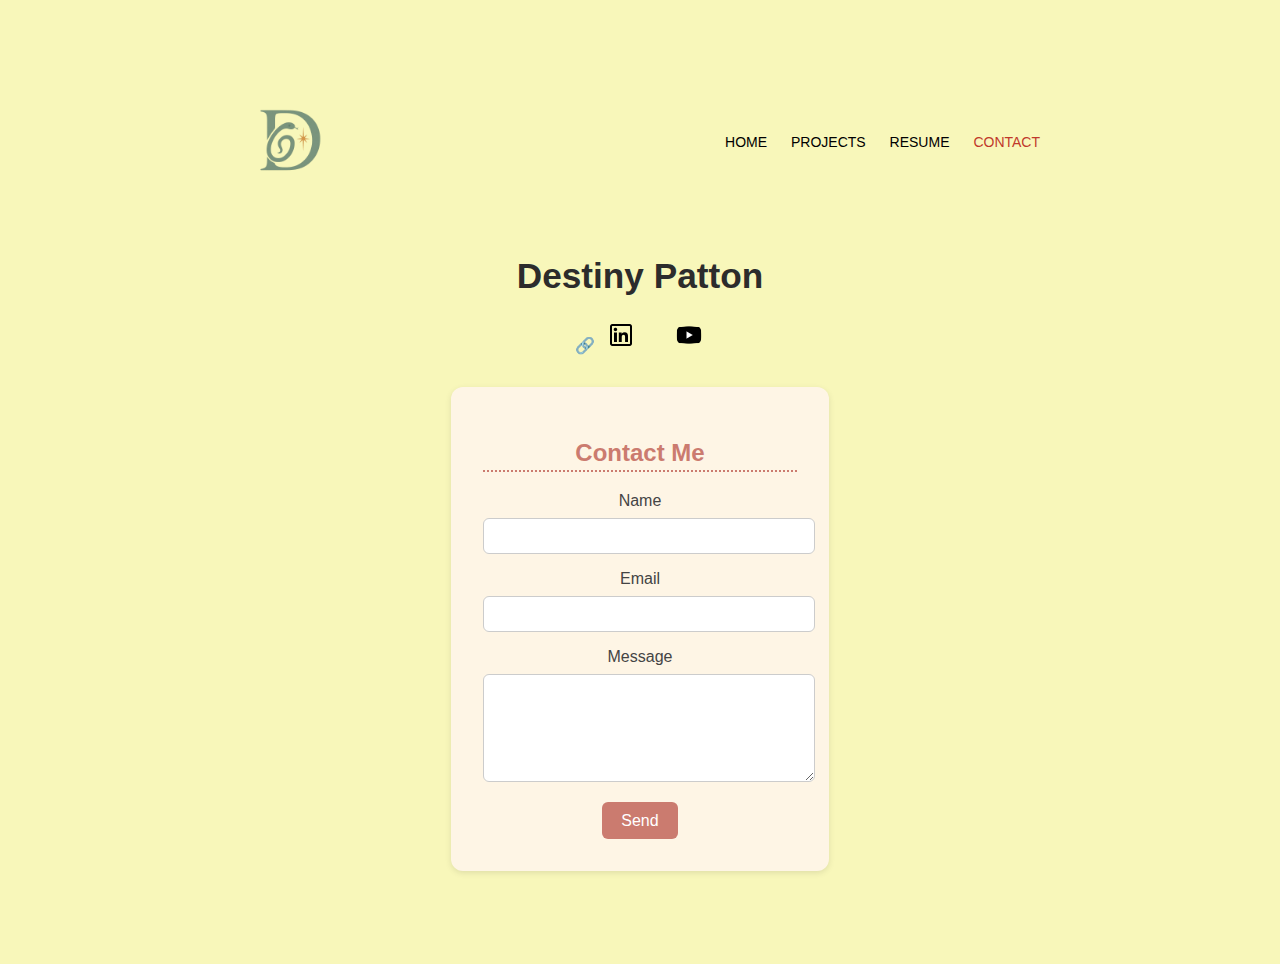
<file: contact.html>
<!DOCTYPE html>
<html lang="en">
<head>
  <meta charset="UTF-8">
  <meta name="viewport" content="width=device-width, initial-scale=1.0">
  <title>Destiny Patton - Contact</title>
  <link rel="stylesheet" href="assets/css/styles.css">
</head>
  <body>
    <div class="page-center">
      <header>
        <div class="name">
          <img class="logo" src="assets/img/Destinylogo.png" alt="Destiny Patton Logo">
        </div>
        <nav>
          <a href="index.html">HOME</a>
          <a href="projects.html">PROJECTS</a>
          <a href="resume.html">RESUME</a>
          <a class="active">CONTACT</a>
        </nav>
      </header>
  
      <main>
        <section class="intro-contact" style="text-align: center; margin-top: 2rem;">
          <h1>Destiny Patton</h1>
          <p class="contact social-icons">
       <a href="http://www.linkedin.com/in/destinympatton" target="_blank"> <img src="assets/img/linkedin.png"alt="LinkedIn">
            </a>
            <a href="https://www.youtube.com/channel/UCFHKnFeH-WWnOwDcYAjPI9A?app=desktop" target="_blank">
              <img src="assets/img/ytlogo.webp" alt="YouTube">
            </a>
          </p>
    
        </section>
  
        <section class="contact-form" style="max-width: 600px; margin: 2rem auto; background: #fef5e5; padding: 2rem; border-radius: 12px;">
          <h2>Contact Me</h2>
          <form action="mailto:destinympatton@gmail.com" method="post" enctype="text/plain">
            <label for="name">Name</label>
            <input type="text" id="name" name="name" required>
  
            <label for="email">Email</label>
            <input type="email" id="email" name="email" required>
  
            <label for="message">Message</label>
            <textarea id="message" name="message" rows="5" required></textarea>
  
            <button type="submit">Send</button>
          </form>
        </section>
      </main>
    </div>
  </body>
  </html>
</file>
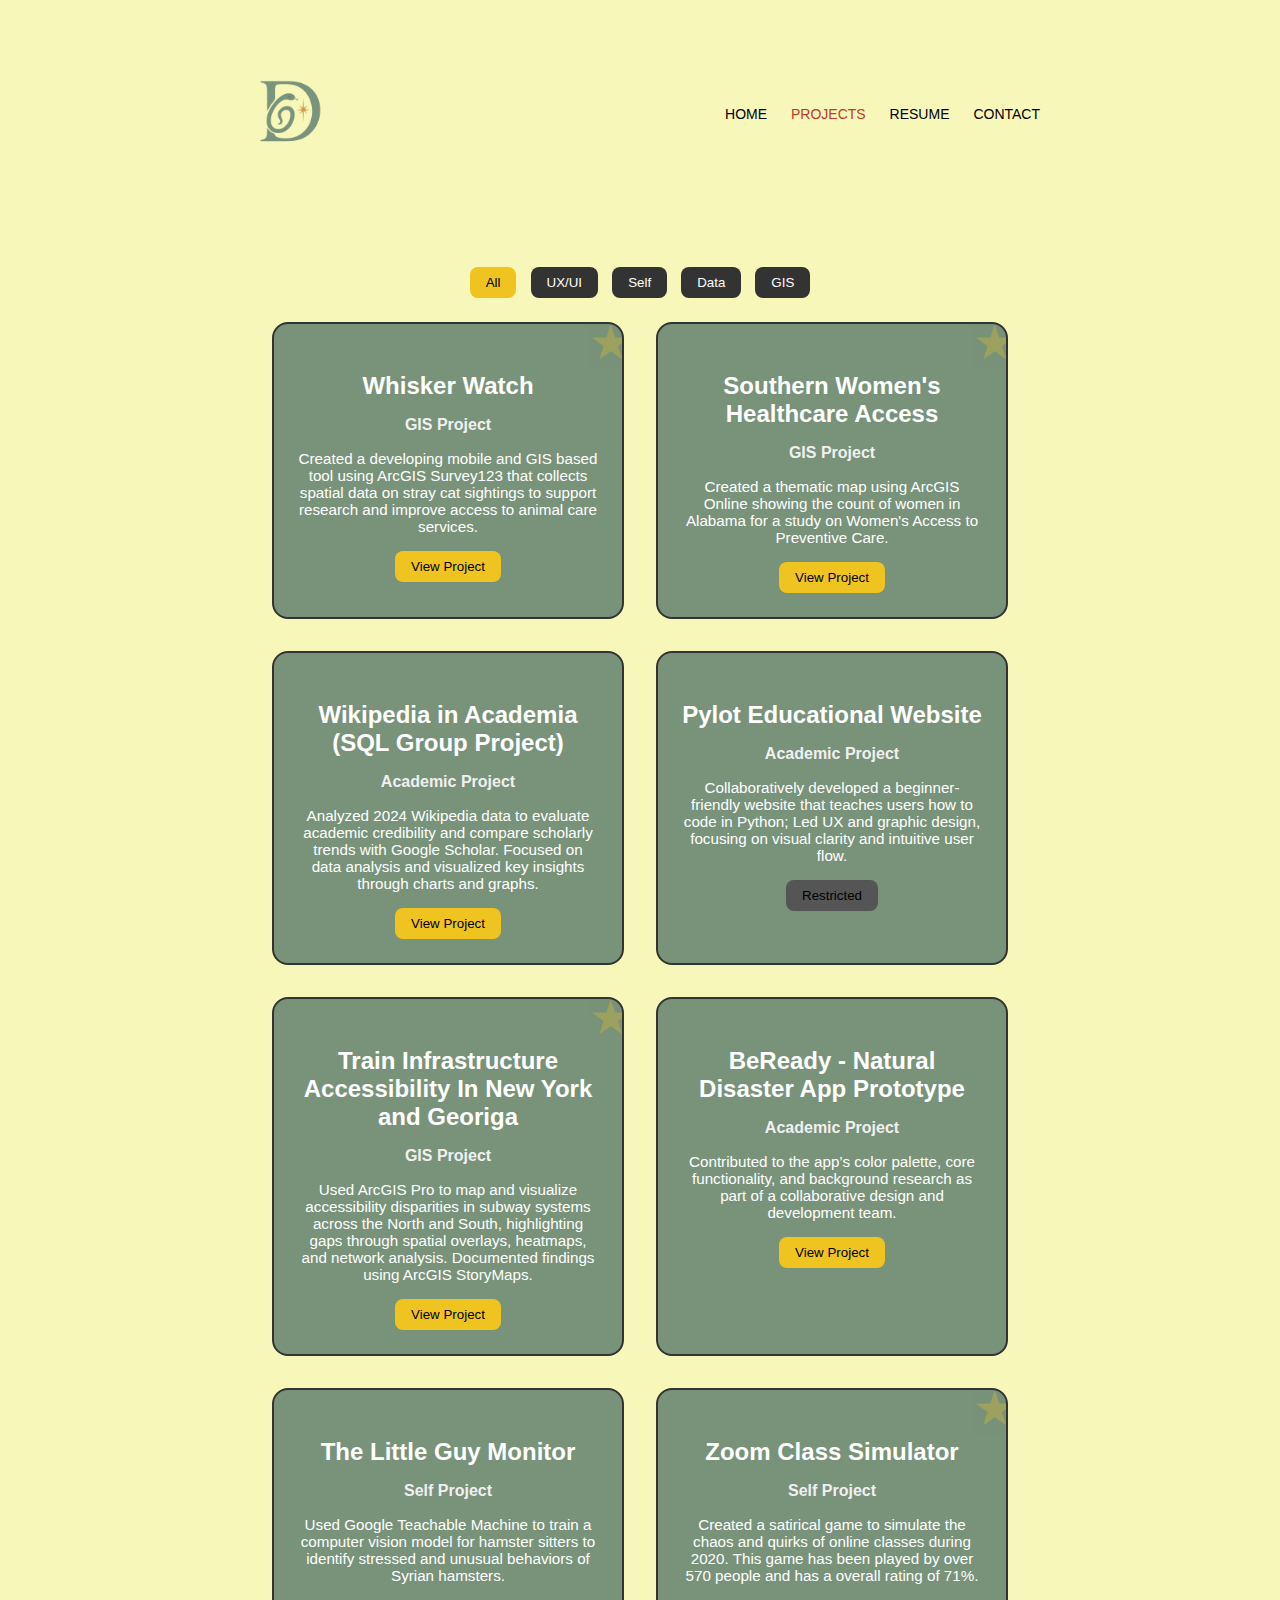
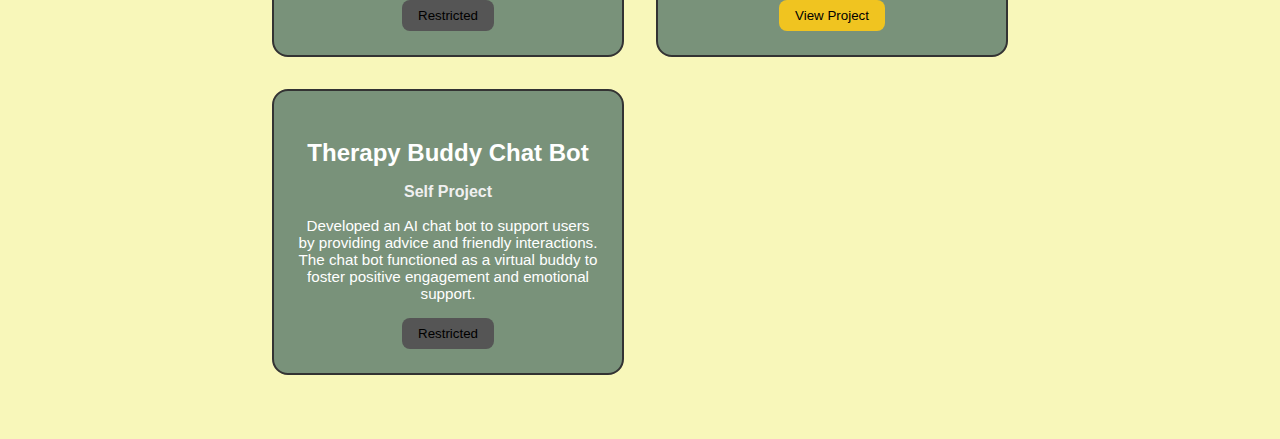
<file: projects.html>
<!DOCTYPE html>
<html lang="en">
<head>
    <meta charset="UTF-8">
    <meta name="viewport" content="width=device-width, initial-scale=1.0">
    <title>Projects</title>
    <link rel="stylesheet" href="assets/css/styles.css">
</head>
<body>
    <div class="page-center">
        <header>
          <div class="name">
            <img class="logo" src="assets/img/Destinylogo.png">
          </div>
          <nav>
            <a href="index.html">HOME</a>
            <a class="active">PROJECTS</a>
            <a href="resume.html">RESUME</a>
            <a href="contact.html">CONTACT</a>
          </nav>
        </header>
        <main>
          <section class="projects-section">
        
            <!-- Filtering System! -->
            <div id="type-filter">
              <button data-type="all" class="filter-btn active">All</button>
              <button data-type="ux" class="filter-btn">UX/UI</button>
              <button data-type="self" class="filter-btn">Self</button>
              <button data-type="data" class="filter-btn">Data</button>
              <button data-type="gis" class="filter-btn">GIS</button>
            </div>
            
            <div class="projects-container">

              <div class="project-card gis" data-year="2025">
                <div class="project-star">&#9733;</div>
                <h3 class="project-title">Whisker Watch</h3>
                <p class="project-type">GIS Project</p>
                <p class="project-description">Created a developing mobile and GIS based tool using ArcGIS Survey123 that collects spatial data on stray cat sightings to support research and improve access to animal care services.</p>
                <button class="view-button" onclick="window.open('https://ritarcgis.maps.arcgis.com/apps/dashboards/385fa5447b6c4d0e8906a84fb325d439')">View Project</button>
              </div>

              <div class="project-card gis" data-year="2025">
                <div class="project-star">&#9733;</div>
                <h3 class="project-title">Southern Women's Healthcare Access</h3>
                <p class="project-type">GIS Project</p>
                <p class="project-description">Created a thematic map using ArcGIS Online showing the count of women in Alabama for a study on Women's Access to Preventive Care.</p>
                <button class="view-button" onclick="window.open('https://arcg.is/1yriqD1')">View Project</button>
              </div>

              <div class="project-card data" data-year="2025">
                <h3 class="project-title">Wikipedia in Academia (SQL Group Project)</h3>
                <p class="project-type">Academic Project</p>
                <p class="project-description">Analyzed 2024 Wikipedia data to evaluate academic credibility and compare scholarly trends with Google Scholar. Focused on data analysis and visualized key insights through charts and graphs.</p>
                <button class="view-button" onclick="window.open('https://docs.google.com/presentation/d/1WIcm_e8E64k44q1B2XXyElzCZlpZgM3mrpE4U9Qp1lQ/edit?usp=sharing')">View Project</button>
              </div>

              <div class="project-card ux" data-year="2025">
                <h3 class="project-title">Pylot Educational Website</h3>
                <p class="project-type">Academic Project</p>
                <p class="project-description">Collaboratively developed a beginner-friendly website that teaches users how to code in Python; Led UX and graphic design, focusing on visual clarity and intuitive user flow.</p>
                <button class="view-button" disabled>Restricted</button>
              </div>

              <div class="project-card gis" data-year="2024">
                <div class="project-star">&#9733;</div>
                <h3 class="project-title">Train Infrastructure Accessibility In New York and Georiga</h3>
                <p class="project-type">GIS Project</p>
                <p class="project-description">Used ArcGIS Pro to map and visualize accessibility disparities in subway systems across the North and South, highlighting gaps through spatial overlays, heatmaps, and network analysis. Documented findings using ArcGIS StoryMaps.</p>
                <button class="view-button" onclick="window.open('https://arcg.is/1f49K91')">View Project</button>
              </div>
        
              <div class="project-card ux" data-year="2024">
                <h3 class="project-title">BeReady - Natural Disaster App Prototype</h3>
                <p class="project-type">Academic Project</p>
                <p class="project-description">Contributed to the app’s color palette, core functionality, and background research as part of a collaborative design and development team.</p>
                <button class="view-button" onclick="window.open('https://www.figma.com/proto/G2Qcfk1AdUAsyQSA1rMzkT/Los-Pabos-Prototype?node-id=170-382&node-type=canvas&t=qPaaGV3TuuOoZBlu-0&scaling=scale-down&content-scaling=fixed&page-id=14%3A2&starting-point-node-id=170%3A375&show-proto-sidebar=1')">View Project</button>
              </div>

              <div class="project-card self" data-year="2025">
                <h3 class="project-title">The Little Guy Monitor</h3>
                <p class="project-type">Self Project</p>
                <p class="project-description">Used Google Teachable Machine to train a computer vision model for hamster sitters to identify stressed and unusual behaviors of Syrian hamsters.</p>
                <button class="view-button" disabled>Restricted</button>
              </div>

              <div class="project-card self" data-year="2021">
                <div class="project-star">&#9733;</div>
                <h3 class="project-title">Zoom Class Simulator</h3>
                <p class="project-type">Self Project</p>
                <p class="project-description">Created a satirical game to simulate the chaos and quirks of online classes during 2020. This game has been played by over 570 people and has a overall rating of 71%.</p>
                <button class="view-button" onclick="window.open('https://www.roblox.com/games/6748148614/Zoom-Class-Simulator')">View Project</button>
              </div>

              <div class="project-card self" data-year="2021">
                <h3 class="project-title">Therapy Buddy Chat Bot</h3>
                <p class="project-type">Self Project</p>
                <p class="project-description">Developed an AI chat bot to support users by providing advice and friendly interactions. The chat bot functioned as a virtual buddy to foster positive engagement and emotional support.</p>
                <button class="view-button" disabled>Restricted</button>
              </div>

              </div>
            </div>
          </section>
        </main>
    </div>

    <!-- JS - added here since linking it doesnt work in seprate file -->
    <script>
      const filterButtons = document.querySelectorAll('.filter-btn');
      const projectCards = document.querySelectorAll('.project-card');
    
      filterButtons.forEach(button => {
        button.addEventListener('click', () => {
          const selectedType = button.getAttribute('data-type');
    
          // Toggle active button style
          filterButtons.forEach(btn => btn.classList.remove('active'));
          button.classList.add('active');
    
          // Show/hide cards based on type
          projectCards.forEach(card => {
            const cardType = card.classList.contains(selectedType);
            if (selectedType === 'all' || cardType) {
              card.style.display = 'block';
            } else {
              card.style.display = 'none';
            }
          });
        });
      });
    </script>
</body>
</html>
</file>
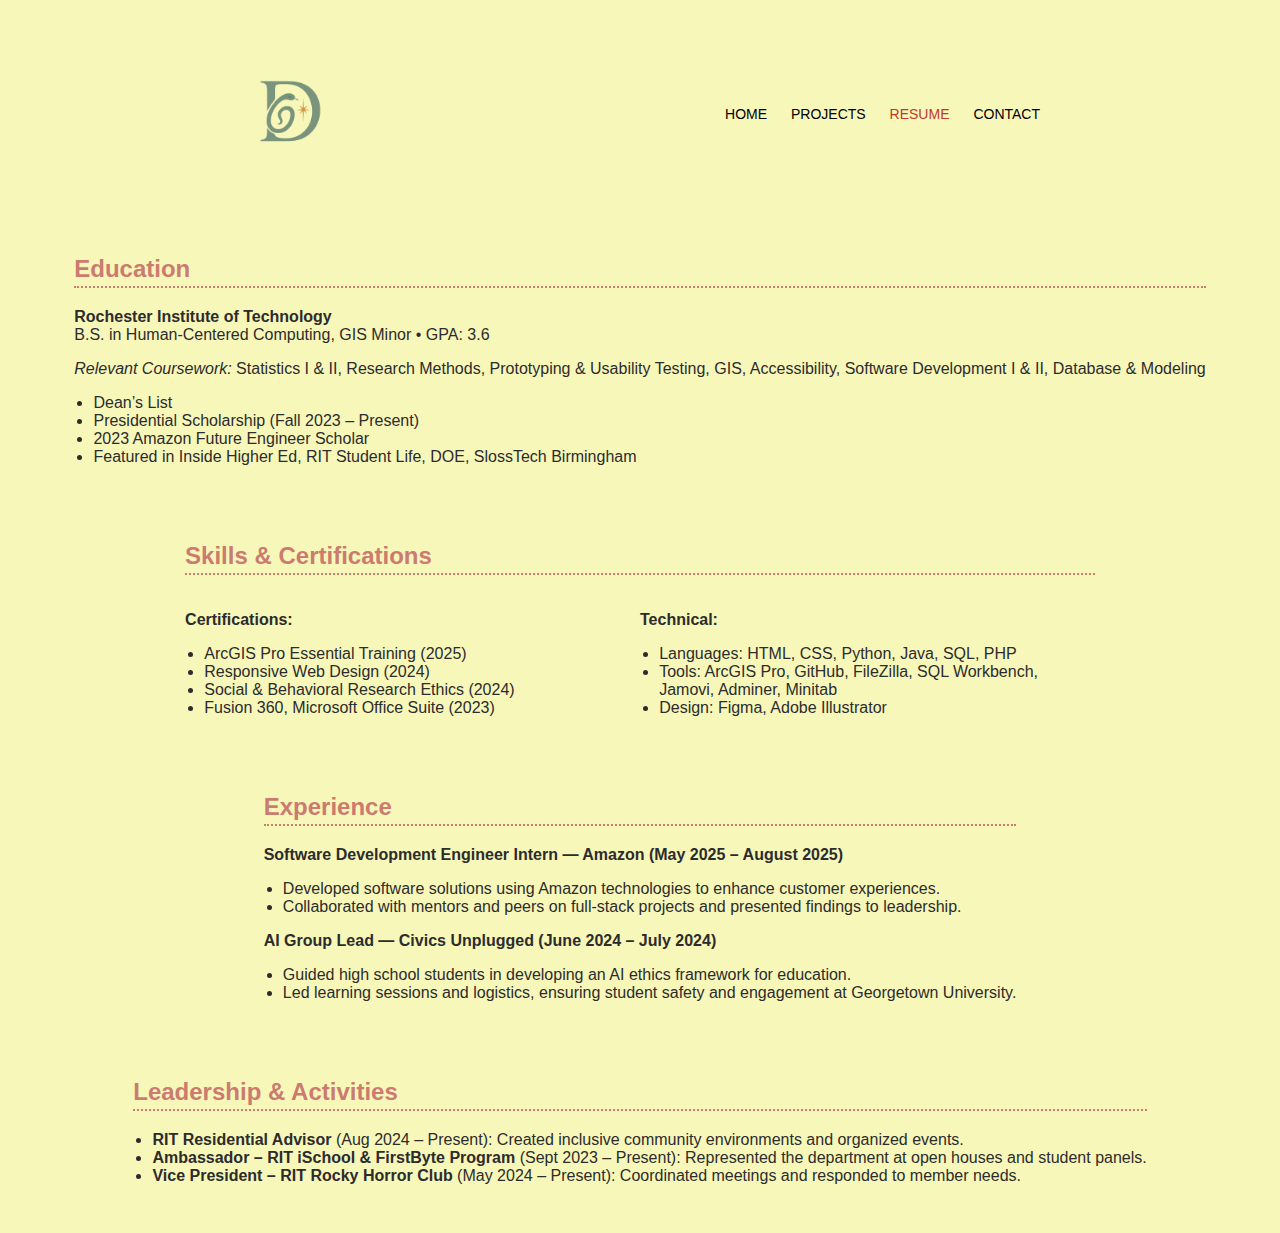
<file: resume.html>
<!DOCTYPE html>
<html lang="en">
<head>
  <meta charset="UTF-8">
  <meta name="viewport" content="width=device-width, initial-scale=1.0">
  <title>Destiny Patton - Resume</title>
  <link rel="stylesheet" href="assets/css/styles.css">
</head>
<body>
    <div class="page-center">
        <header>
          <div class="name">
            <img class="logo" src="assets/img/Destinylogo.png">
          </div>
          <nav>
            <a href="index.html">HOME</a>
            <a href="projects.html">PROJECTS</a>
            <a class="active">RESUME</a>
            <a href="contact.html">CONTACT</a>
          </nav>
        </header>

  <section>
    <h2>Education</h2>
    <p><strong>Rochester Institute of Technology</strong><br>
    B.S. in Human-Centered Computing, GIS Minor • GPA: 3.6</p>
    <p><em>Relevant Coursework:</em> Statistics I & II, Research Methods, Prototyping & Usability Testing, GIS, Accessibility, Software Development I & II, Database & Modeling</p>
    <ul>
      <li>Dean’s List</li>
      <li>Presidential Scholarship (Fall 2023 – Present)</li>
      <li>2023 Amazon Future Engineer Scholar</li>
      <li>Featured in Inside Higher Ed, RIT Student Life, DOE, SlossTech Birmingham</li>
    </ul>
  </section>

  <section>
    <h2>Skills & Certifications</h2>
    <div class="two-col">
      <div>
        <p><strong>Certifications:</strong></p>
        <ul>
          <li>ArcGIS Pro Essential Training (2025)</li>
          <li>Responsive Web Design (2024)</li>
          <li>Social & Behavioral Research Ethics (2024)</li>
          <li>Fusion 360, Microsoft Office Suite (2023)</li>
        </ul>
      </div>
      <div>
        <p><strong>Technical:</strong></p>
        <ul>
          <li>Languages: HTML, CSS, Python, Java, SQL, PHP</li>
          <li>Tools: ArcGIS Pro, GitHub, FileZilla, SQL Workbench, Jamovi, Adminer, Minitab</li>
          <li>Design: Figma, Adobe Illustrator</li>
        </ul>
      </div>
    </div>
  </section>

  <section>
    <h2>Experience</h2>
    <p class="item-title">Software Development Engineer Intern — Amazon (May 2025 – August 2025)</p>
    <ul>
      <li>Developed software solutions using Amazon technologies to enhance customer experiences.</li>
      <li>Collaborated with mentors and peers on full-stack projects and presented findings to leadership.</li>
    </ul>

    <p class="item-title">AI Group Lead — Civics Unplugged (June 2024 – July 2024)</p>
    <ul>
      <li>Guided high school students in developing an AI ethics framework for education.</li>
      <li>Led learning sessions and logistics, ensuring student safety and engagement at Georgetown University.</li>
    </ul>
  </section>

  <section>
    <h2>Leadership & Activities</h2>
    <ul>
      <li><strong>RIT Residential Advisor</strong> (Aug 2024 – Present): Created inclusive community environments and organized events.</li>
      <li><strong>Ambassador – RIT iSchool & FirstByte Program</strong> (Sept 2023 – Present): Represented the department at open houses and student panels.</li>
      <li><strong>Vice President – RIT Rocky Horror Club</strong> (May 2024 – Present): Coordinated meetings and responded to member needs.</li>
    </ul>
  </section>
</body>
</html>
</file>
<file: assets/css/styles.css>
.page-center {
  min-height: 100vh;
  display: flex;
  flex-direction: column;
  justify-content: center;
  align-items: center;
}

header {
  width: 100%;
  max-width: 900px;
  display: flex;
  justify-content: space-between;
  align-items: center;
  padding: 30px 50px;
  font-size: 14px;
  box-sizing: border-box;
}

nav a {
  margin-left: 20px;
  text-decoration: none;
  color: #000;
}
.active{
    color: #c0392b;
}
nav :hover{
    color: #3498db;
}
/* Main layout */
main {
  text-align: center;
  max-width: 800px;
  margin: 0 auto;
}
body{
  background-color: #F8F7BA;
  font-family: 'Arial Rounded MT Bold', sans-serif;
  color: #2c2c2c;
  margin: 0;
  padding: 2rem;
}
.top-images {
  display: flex;
  justify-content: center;
  gap: 15px;
  margin-top: 40px;
  margin-bottom: 40px;
}

.top-images img {
  width: 250px;
  height: 250px;
  object-fit: cover;
  border: 5px double #C2A68C;
}

.featured-articles {
  text-align: center;
  padding: 2rem 1rem;
}

.featured-articles h2 {
  font-size: 2rem;
  margin-bottom: 1.5rem;
}

.articles-grid {
  display: flex;
  flex-wrap: wrap;
  gap: 1.5rem;
  justify-content: center;
  max-width: 900px;
  margin: 0 auto;
}

.article-card {
  display: block;
  width: 300px;             
  background: #ffffff;
  border: 2px solid #dcdcdc;
  border-radius: 15px;      
  padding: 1.5rem;
  text-align: center;
  text-decoration: none;
  color: inherit;
  transition: transform 0.2s ease, box-shadow 0.2s ease;
}

.article-card:hover {
  transform: translateY(-4px); 
  box-shadow: 0 6px 16px rgba(0,0,0,0.1);
}

.article-card h3 {
  margin-top: 0;
  margin-bottom: 0.5rem;
  font-size: 1.3rem;
}

.article-card p {
  font-size: 0.95rem;
  line-height: 1.4;
  color: #555;
}


.logo{
  width: 100px;
}
.image-comment-container {
  display: flex;
  align-items: center;
  gap: 25px;
  margin-bottom: 30px;
}

.star-bg {
  position: absolute;
  top: 50%;
  left: 50%;
  width: 340px;
  height: 340px;
  background: #d8ee31;
  clip-path: polygon(
    50% 0%, 61% 35%, 98% 35%, 68% 57%, 79% 91%, 
    50% 70%, 21% 91%, 32% 57%, 2% 35%, 39% 35%
  );
  transform: translate(-50%, -50%);
  z-index: 1;
}

.profile-image {
  width: 100%;
  height: 100%;
  border-radius: 50%;
  border: 6px solid white;
  object-fit: cover;
  position: relative;
  z-index: 2;
}

/* Comment */
.hover-comment {
  opacity: 0;
  transform: translateX(10px);
  transition: opacity 0.4s ease, transform 0.4s ease;
  max-width: 220px;
  font-size: 16px;
  color: #333;
}

.hover-comment.visible {
  opacity: 1;
  transform: translateX(0);
}

/* Bio section */
.bio {
  text-align: left;
  max-width: 800px;
  margin-top: 20px;
  line-height: 1.6;
}

.bio em {
  color: #c0392b;
}

.red {
  color: #c0392b;
}

.blue {
  color: #3498db;
}

/*Project Section*/
.projects-section {
  padding: 2rem;
  color: #fff;
  font-family: 'Arial', sans-serif;
}

.section-title {
  text-align: center;
  font-size: 2rem;
  margin-bottom: 2rem;
  position: relative;
}

.projects-container {
  display: grid;
  grid-template-columns: repeat(auto-fit, minmax(280px, 1fr));
  gap: 2rem;
}

.project-card {
  background: #79927A;
  border: 2px solid #333;
  border-radius: 16px;
  padding: 1.5rem;
  position: relative;
  overflow: hidden;
  transition: transform 0.3s, box-shadow 0.3s;
}

.project-card:hover {
  transform: scale(1.05);
  box-shadow: 0 0 20px 5px #f0c420;
}

.project-card .project-star {
  position: absolute;
  top: -10px;
  right: -10px;
  font-size: 3rem;
  color: #f0c420;
  opacity: 0.3;
  transition: opacity 0.3s;
}

.project-card:hover .project-star {
  opacity: 1;
}

.project-title {
  font-size: 1.5rem;
  margin-bottom: 0.5rem;
}

.project-type, .data-year {
  font-weight: bold;
  color: #f0f0f0;
  margin-bottom: 1rem;
}

.project-description {
  font-size: 0.95rem;
  margin-bottom: 1rem;
}

.view-button {
  background: #f0c420;
  color: #000;
  border: none;
  border-radius: 8px;
  padding: 0.5rem 1rem;
  cursor: pointer;
  transition: background 0.2s;
}

.view-button:hover:not(:disabled) {
  background: #ffe877;
}

.view-button:disabled {
  background: #555;
  cursor: not-allowed;
}
/* Filtering System */
#type-filter {
  margin-bottom: 1.5rem;
  text-align: center;
}

.filter-btn {
  background-color: #333;
  color: #fff;
  border: none;
  padding: 0.5rem 1rem;
  margin: 0 0.3rem;
  border-radius: 8px;
  cursor: pointer;
  transition: background 0.3s;
}

.filter-btn:hover,
.filter-btn.active {
  background-color: #f0c420;
  color: #000;
}

/* Resume Styling */
    header {
      text-align: center;
    }
    h1 {
      font-size: 2.2rem;
    }
    .contact {
      font-size: 1rem;
      color: #555;
    }
    section {
      margin-top: 2.5rem;
    }
    h2 {
      color: #cb7b6f;
      border-bottom: 2px dotted #cb7b6f;
      padding-bottom: 0.2rem;
      font-size: 1.5rem;
    }
    ul {
      padding-left: 1.2rem;
    }
    .item-title {
      font-weight: bold;
    }
    .two-col {
      display: flex;
      justify-content: space-between;
      flex-wrap: wrap;
    }
    .two-col > div {
      flex: 1 1 45%;
    }

  /* contact page */
  header {
    text-align: center;
  }
  h1 {
    font-size: 2.2rem;
  }
  .contact {
    font-size: 1rem;
    color: #555;
    margin-top: 1rem;
  }
  .contact a {
    margin: 0 0.5rem;
    text-decoration: none;
    color: #cb7b6f;
  }
  .contact a:hover {
    color: #a75749;
  }
  .contact a::before {
    font-family: Arial, sans-serif;
    margin-right: 0.3rem;
  }
  .contact a[href^="mailto"]::before {
    content: "✉️";
  }
  .contact a[href*="linkedin"]::before {
    content: "🔗";
  }
  .contact a[href*="figma"]::before {
    content: "🎨";
  }
  section {
    margin-top: 2.5rem;
  }
  h2 {
    color: #cb7b6f;
    border-bottom: 2px dotted #cb7b6f;
    padding-bottom: 0.2rem;
    font-size: 1.5rem;
  }
  ul {
    padding-left: 1.2rem;
  }
  .item-title {
    font-weight: bold;
  }
  .two-col {
    display: flex;
    justify-content: space-between;
    flex-wrap: wrap;
  }
  .two-col > div {
    flex: 1 1 45%;
  }
  .contact-form {
    margin-top: 2rem;
    max-width: 600px;
    margin-left: auto;
    margin-right: auto;
    padding: 1rem;
    border-radius: 8px;
    background-color: #fef5e5;
    box-shadow: 0 2px 6px rgba(0, 0, 0, 0.1);
  }
  .contact-form label {
    display: block;
    margin-top: 1rem;
    margin-bottom: 0.5rem;
    color: #444;
  }
  .contact-form input,
  .contact-form textarea {
    width: 100%;
    padding: 0.5rem;
    border: 1px solid #ccc;
    border-radius: 6px;
    font-size: 1rem;
  }
  .contact-form button {
    margin-top: 1rem;
    background-color: #cb7b6f;
    color: white;
    border: none;
    padding: 0.6rem 1.2rem;
    border-radius: 6px;
    font-size: 1rem;
    cursor: pointer;
  }
  .contact-form button:hover {
    background-color: #a75749;
  }
  .social-icons {
    display: flex;
    justify-content: center;
    gap: 20px;
    margin-top: 1rem;
  }
  
  .social-icons a img {
    width: 32px;
    height: 32px;
    transition: transform 0.2s ease;
  }
  
  .social-icons a:hover img {
    transform: scale(1.1);
  }
</file>
